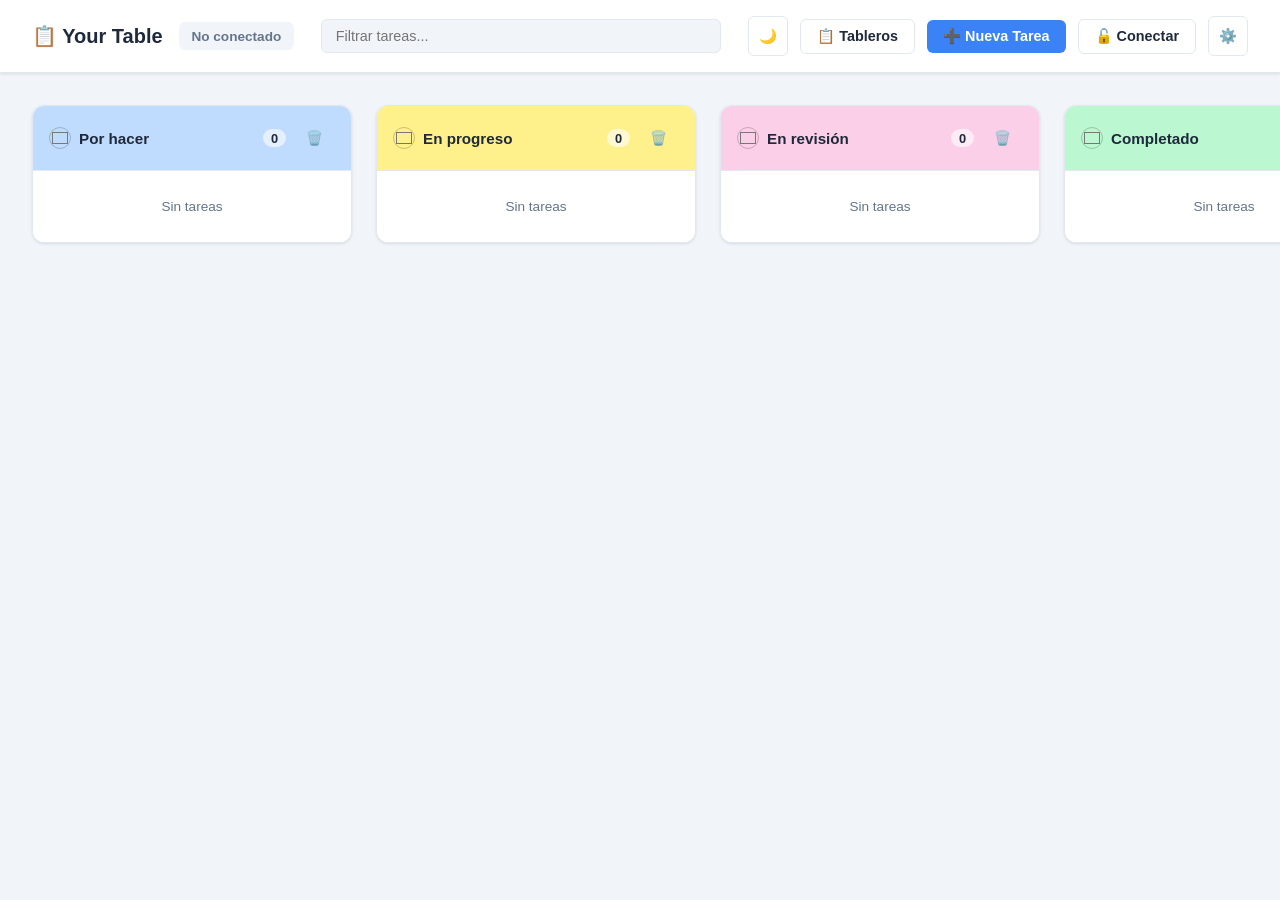
<file: frontend/index.html>
<!DOCTYPE html>
<html lang="es">
<head>
    <meta charset="UTF-8">
    <meta name="viewport" content="width=device-width, initial-scale=1.0">
    <title>Your Table - Gestor de Tareas</title>
    <link rel="stylesheet" href="styles.css">
</head>
<body>
    <!-- MODAL DE AUTENTICACIÓN -->
    <dialog id="authModal" class="modal">
        <div class="modal-content">
            <button class="modal-close" onclick="closeAuthModal()">✕</button>
            <h2 class="modal-header" id="authTitle">Iniciar Sesión</h2>
            
            <form id="auth-form" class="auth-form">
                <div class="form-group">
                    <label class="form-label">Usuario</label>
                    <input 
                        type="text" 
                        class="form-input" 
                        id="auth-username" 
                        placeholder="Tu nombre de usuario"
                        required
                        minlength="3"
                    >
                </div>

                <div class="form-group">
                    <label class="form-label">Contraseña</label>
                    <input 
                        type="password" 
                        class="form-input" 
                        id="auth-password" 
                        placeholder="Contraseña segura"
                        required
                        minlength="4"
                    >
                </div>

                <button type="submit" class="btn btn-primary btn-block" id="auth-submit-btn">
                    Entrar
                </button>
            </form>

            <div class="auth-toggle">
                <span id="auth-toggle-text">¿No tienes cuenta?</span>
                <button type="button" class="btn-link" id="auth-toggle-btn">Regístrate</button>
            </div>
        </div>
    </dialog>

    <!-- MODAL DE SELECTOR DE TABLEROS -->
    <dialog id="boardSelectorModal" class="modal modal-wide">
        <div class="modal-content">
            <button class="modal-close" onclick="closeBoardSelector()">✕</button>
            <h2 class="modal-header">Mis Tableros</h2>
            
            <div class="invitations-alert">
                <button class="btn btn-secondary" id="invitationsBtn" onclick="openInvitationsModal()" style="display:none;">
                    📬 Ver Invitaciones (<span id="invitationsCount">0</span>)
                </button>
            </div>
            
            <div class="board-selector-container">
                <div id="boardList" class="board-list"></div>
            </div>

            <div class="modal-footer">
                <button class="btn btn-secondary" onclick="closeBoardSelector()">Cancelar</button>
                <button class="btn btn-primary" onclick="createNewBoard()">➕ Nuevo Tablero</button>
            </div>
        </div>
    </dialog>

    <!-- MODAL CREAR/EDITAR TABLERO -->
    <dialog id="boardModal" class="modal">
        <div class="modal-content">
            <button class="modal-close" onclick="closeBoardModal()">✕</button>
            <h2 class="modal-header" id="boardModalTitle">Crear Tablero</h2>
            
            <form id="boardForm">
                <div class="form-group">
                    <label class="form-label">Nombre del tablero *</label>
                    <input type="text" class="form-input" id="boardTitle" placeholder="Mi proyecto" required>
                </div>

                <div class="form-group">
                    <label class="form-label">Descripción</label>
                    <textarea class="form-textarea" id="boardDescription" placeholder="Descripción del tablero..."></textarea>
                </div>

                <div id="shareSection" class="form-group" style="display:none;">
                    <label class="form-label">Compartir con</label>
                    <div class="share-input-group">
                        <input type="text" class="form-input" id="shareUsername" placeholder="Nombre de usuario">
                        <button type="button" class="btn btn-secondary" onclick="addShareUser()">Añadir</button>
                    </div>
                    <div id="sharedUsersList" class="shared-users-list"></div>
                </div>

                <div class="modal-footer">
                    <button type="button" class="btn btn-secondary" onclick="closeBoardModal()">Cancelar</button>
                    <button type="submit" class="btn btn-primary">Guardar</button>
                </div>
            </form>
        </div>
    </dialog>

    <!-- APLICACIÓN PRINCIPAL -->
    <div id="app-container">
        <header>
            <div class="header-title">
                <span>📋 Your Table</span>
                <span id="current-board-name"></span>
                <span id="logged-user-display" class="user-display"></span>
            </div>
            <div class="header-controls">
                <input 
                    type="text" 
                    class="search-box" 
                    id="searchInput" 
                    placeholder="Filtrar tareas..."
                >
            </div>
            <div class="header-actions">
                <button class="btn btn-secondary btn-icon" id="themeToggle" title="Cambiar tema">
                    🌙
                </button>
                <button class="btn btn-secondary" id="boardsBtn" title="Mis tableros">
                    📋 Tableros
                </button>
                <button class="btn btn-primary" id="newTaskBtn">
                    ➕ Nueva Tarea
                </button>
                <button class="btn btn-secondary" id="authBtn">
                    🔓 Conectar
                </button>
                <button class="btn btn-secondary" id="logoutBtn" style="display:none;">
                    Salir
                </button>
                <button class="btn btn-secondary btn-icon" id="settingsBtn" title="Opciones">
                    ⚙️
                </button>
            </div>
        </header>

        <main class="board">
            <div class="columns-container" id="boardColumns"></div>
        </main>
    </div>

    <!-- MODAL OPCIONES TABLERO -->
    <dialog id="settingsModal" class="modal">
        <div class="modal-content">
            <button class="modal-close" onclick="closeSettingsModal()">✕</button>
            <h2 class="modal-header">Opciones del Tablero</h2>
            
            <div id="boardSettingsContent"></div>

            <div class="modal-footer">
                <button class="btn btn-secondary" onclick="closeSettingsModal()">Cerrar</button>
            </div>
        </div>
    </dialog>

    <!-- Modal Nueva Tarea -->
    <dialog id="taskModal" class="modal">
        <div class="modal-content">
            <button class="modal-close" onclick="closeTaskModal()">✕</button>
            <h2 class="modal-header">Crear Tarea</h2>
            <form id="taskForm">
                <div class="form-group">
                    <label class="form-label">Título *</label>
                    <input type="text" class="form-input" id="taskTitle" placeholder="¿Qué hay que hacer?" required>
                </div>

                <div class="form-group">
                    <label class="form-label">Descripción</label>
                    <textarea class="form-textarea" id="taskDescription" placeholder="Detalles..."></textarea>
                </div>

                <div class="form-group">
                    <label class="form-label">Prioridad</label>
                    <select class="form-select" id="taskPriority">
                        <option value="low">Baja</option>
                        <option value="medium" selected>Media</option>
                        <option value="high">Alta</option>
                    </select>
                </div>

                <div class="form-group">
                    <label class="form-label">Fecha límite</label>
                    <input type="date" class="form-input" id="taskDueDate">
                </div>

                <div class="form-group">
                    <label class="form-label">Especificaciones / Valores a medida</label>
                    <div id="taskSpecsContainer" class="specs-container"></div>
                    <button type="button" class="btn btn-secondary btn-small" onclick="addSpecField('taskSpecsContainer')">➕ Añadir campo</button>
                </div>

                <div class="modal-footer">
                    <button type="button" class="btn btn-secondary" onclick="closeTaskModal()">Cancelar</button>
                    <button type="submit" class="btn btn-primary">Guardar</button>
                </div>
            </form>
        </div>
    </dialog>

    <!-- Modal Editar Tarea -->
    <dialog id="editModal" class="modal">
        <div class="modal-content">
            <button class="modal-close" onclick="closeEditModal()">✕</button>
            <h2 class="modal-header">Editar Tarea</h2>
            <form id="editForm">
                <input type="hidden" id="editTaskId">
                <div class="form-group">
                    <label class="form-label">Título *</label>
                    <input type="text" class="form-input" id="editTitle" required>
                </div>

                <div class="form-group">
                    <label class="form-label">Descripción</label>
                    <textarea class="form-textarea" id="editDescription"></textarea>
                </div>

                <div class="form-group">
                    <label class="form-label">Prioridad</label>
                    <select class="form-select" id="editPriority">
                        <option value="low">Baja</option>
                        <option value="medium">Media</option>
                        <option value="high">Alta</option>
                    </select>
                </div>

                <div class="form-group">
                    <label class="form-label">Fecha límite</label>
                    <input type="date" class="form-input" id="editDueDate">
                </div>

                <div class="form-group">
                    <label class="form-label">Especificaciones / Valores a medida</label>
                    <div id="editSpecsContainer" class="specs-container"></div>
                    <button type="button" class="btn btn-secondary btn-small" onclick="addSpecField('editSpecsContainer')">➕ Añadir campo</button>
                </div>

                <div class="modal-footer">
                    <button type="button" class="btn btn-secondary" onclick="closeEditModal()">Cancelar</button>
                    <button type="submit" class="btn btn-primary">Actualizar</button>
                </div>
            </form>
        </div>
    </dialog>

    <script src="app.js"></script>
</body>
</html>

    <!-- Modal Invitaciones de Tableros -->
    <dialog id="invitationsModal" class="modal modal-wide">
        <div class="modal-content">
            <button class="modal-close" onclick="closeInvitationsModal()">✕</button>
            <h2 class="modal-header">Invitaciones de Tableros</h2>
            
            <div id="invitationsList" class="invitations-list"></div>

            <div class="modal-footer">
                <button class="btn btn-secondary" onclick="closeInvitationsModal()">Cerrar</button>
            </div>
        </div>
    </dialog>

    <!-- Modal Configuración del Tablero -->
    <dialog id="boardSettingsModal" class="modal">
        <div class="modal-content">
            <button class="modal-close" onclick="closeBoardSettings()">✕</button>
            <h2 class="modal-header">Configuración del Tablero</h2>
            
            <form id="boardSettingsForm">
                <div class="form-group">
                    <label class="form-label">Nombre del tablero *</label>
                    <input type="text" class="form-input" id="boardSettingsTitle" placeholder="Mi proyecto" required>
                </div>

                <div class="form-group">
                    <label class="form-label">Descripción</label>
                    <textarea class="form-textarea" id="boardSettingsDescription" placeholder="Descripción del tablero..."></textarea>
                </div>

                <div class="form-group">
                    <label class="form-label">Compartir con otros usuarios</label>
                    <div class="share-input-group">
                        <input type="text" class="form-input" id="shareUsernameInput" placeholder="Nombre de usuario">
                        <button type="button" class="btn btn-secondary" onclick="addBoardShareUser(parseInt(document.getElementById('boardSettingsForm').dataset.boardId))">Añadir</button>
                    </div>
                </div>

                <div class="form-group">
                    <label class="form-label">Usuarios con acceso:</label>
                    <div id="currentSharedUsers"></div>
                </div>

                <div class="modal-footer">
                    <button type="button" class="btn btn-secondary" onclick="closeBoardSettings()">Cancelar</button>
                    <button type="submit" class="btn btn-primary">Guardar</button>
                </div>
            </form>
        </div>
    </dialog>

</body>
</html>

    <!-- Modal Invitaciones -->
    <dialog id="invitationsModal" class="modal">
        <div class="modal-content">
            <button class="modal-close" onclick="closeInvitationsModal()">✕</button>
            <h2 class="modal-header">Invitaciones de Tableros</h2>
            
            <div id="invitationsList" class="invitations-list"></div>

            <div class="modal-footer">
                <button class="btn btn-secondary" onclick="closeInvitationsModal()">Cerrar</button>
            </div>
        </div>
    </dialog>

</body>
</html>
</file>
<file: frontend/styles.css>
:root {
    --bg-color: #f1f5f9;
    --surface: #ffffff;
    --border: #e2e8f0;
    --text-main: #1e293b;
    --text-muted: #64748b;
    --primary: #3b82f6;
    --primary-hover: #2563eb;
    --danger: #ef4444;
    
    --shadow: 0 1px 3px rgba(0, 0, 0, 0.1);
    --shadow-hover: 0 4px 6px -1px rgba(0, 0, 0, 0.1);
}

[data-theme="dark"] {
    --bg-color: #121212;
    --surface: #1e1e1e;
    --border: #2c2c2c;
    --text-main: #f4f4f5;
    --text-muted: #a1a1aa;
    --primary: #3b82f6;
    --primary-hover: #2563eb;
    --danger: #f87171;
    
    --shadow: 0 1px 3px rgba(0, 0, 0, 0.5);
    --shadow-hover: 0 4px 6px -1px rgba(0, 0, 0, 0.6);
}

* {
    margin: 0;
    padding: 0;
    box-sizing: border-box;
}

html, body {
    font-family: -apple-system, BlinkMacSystemFont, "Segoe UI", Roboto, sans-serif;
    background-color: var(--bg-color);
    color: var(--text-main);
    min-height: 100vh;
    display: flex;
    flex-direction: column;
    transition: background-color 0.2s ease, color 0.2s ease;
}

/* AUTENTICACIÓN */
.auth-container {
    display: flex;
    align-items: center;
    justify-content: center;
    min-height: 100vh;
    background: linear-gradient(135deg, var(--primary) 0%, #8b5cf6 100%);
    padding: 1rem;
}

.auth-container.hidden {
    display: none;
}

.auth-card {
    background-color: var(--surface);
    border-radius: 1rem;
    padding: 2.5rem;
    width: 100%;
    max-width: 400px;
    box-shadow: 0 10px 25px rgba(0, 0, 0, 0.2);
    border: 1px solid var(--border);
}

.auth-title {
    font-size: 2rem;
    font-weight: 700;
    margin-bottom: 0.5rem;
    text-align: center;
}

.auth-subtitle {
    font-size: 0.95rem;
    color: var(--text-muted);
    text-align: center;
    margin-bottom: 2rem;
}

.auth-form {
    display: flex;
    flex-direction: column;
    gap: 1rem;
    margin-bottom: 1.5rem;
}

.auth-toggle {
    text-align: center;
    font-size: 0.9rem;
    margin-bottom: 1.5rem;
}

.btn-link {
    background: none;
    border: none;
    color: var(--primary);
    cursor: pointer;
    font-weight: 600;
    padding: 0;
    margin-left: 0.25rem;
    text-decoration: none;
}

.btn-link:hover {
    text-decoration: underline;
}

.auth-demo {
    background-color: var(--bg-color);
    border: 1px solid var(--border);
    border-radius: 0.5rem;
    padding: 1rem;
    text-align: center;
    font-size: 0.85rem;
    color: var(--text-muted);
}

.auth-demo code {
    background-color: var(--border);
    padding: 0.2rem 0.4rem;
    border-radius: 0.25rem;
    font-family: 'Courier New', monospace;
    color: var(--text-main);
}

/* APLICACIÓN */
.app-container {
    display: flex;
    flex-direction: column;
    height: 100vh;
}

.app-container.hidden {
    display: none;
}

.hidden {
    display: none !important;
}

header {
    display: flex;
    align-items: center;
    justify-content: space-between;
    padding: 1rem 2rem;
    background-color: var(--surface);
    border-bottom: 1px solid var(--border);
    gap: 1.5rem;
    flex-wrap: wrap;
    box-shadow: var(--shadow);
    z-index: 10;
}

.header-title {
    font-size: 1.25rem;
    font-weight: 700;
    display: flex;
    align-items: center;
    gap: 0.5rem;
}

.user-display {
    font-size: 0.85rem;
    background-color: var(--bg-color);
    padding: 0.4rem 0.8rem;
    border-radius: 0.375rem;
    color: var(--text-muted);
}

.header-controls {
    display: flex;
    gap: 1rem;
    align-items: center;
    flex: 1;
    max-width: 400px;
}

.search-box {
    width: 100%;
    padding: 0.5rem 0.85rem;
    border: 1px solid var(--border);
    border-radius: 6px;
    background-color: var(--bg-color);
    color: var(--text-main);
    font-size: 0.9rem;
    transition: border-color 0.2s;
}

.search-box:focus {
    outline: none;
    border-color: var(--primary);
}

.header-actions {
    display: flex;
    gap: 0.75rem;
    align-items: center;
}

.btn {
    padding: 0.5rem 1rem;
    border: none;
    border-radius: 6px;
    font-size: 0.9rem;
    font-weight: 600;
    cursor: pointer;
    display: inline-flex;
    align-items: center;
    gap: 0.5rem;
    transition: background-color 0.2s ease;
}

.btn-primary {
    background-color: var(--primary);
    color: #ffffff;
}

.btn-primary:hover {
    background-color: var(--primary-hover);
}

.btn-secondary {
    background-color: var(--surface);
    color: var(--text-main);
    border: 1px solid var(--border);
}

.btn-secondary:hover {
    background-color: var(--border);
}

.btn-danger {
    background-color: transparent;
    color: var(--danger);
}

.btn-danger:hover {
    background-color: rgba(239, 68, 68, 0.1);
}

.btn-icon {
    width: 2.5rem;
    height: 2.5rem;
    padding: 0;
    justify-content: center;
}

.btn-block {
    width: 100%;
}

.btn-small {
    padding: 0.5rem 0.75rem;
    font-size: 0.85rem;
}

.board {
    padding: 2rem;
    overflow-x: auto;
    flex: 1;
    display: flex;
    width: 100%;
}

.columns-container {
    display: flex;
    gap: 1.5rem;
    align-items: flex-start;
    padding-bottom: 2rem;
    padding-right: 3rem;
    width: max-content; 
    min-width: 100%;
}

.column {
    background-color: var(--surface);
    border-radius: 12px;
    width: 320px;
    min-width: 320px;
    display: flex;
    flex-direction: column;
    max-height: calc(100vh - 160px);
    box-shadow: var(--shadow);
    border: 1px solid var(--border);
    overflow: hidden;
    flex-shrink: 0;
    transition: opacity 0.2s ease, border-color 0.2s ease;
    draggable: true;
}

.column.dragging {
    opacity: 0.4;
}

.column.drag-over {
    border: 2px dashed var(--primary);
}

.column-header {
    padding: 1rem;
    display: flex;
    justify-content: space-between;
    align-items: center;
    border-bottom: 1px solid var(--border);
    cursor: grab;
    transition: background-color 0.2s ease;
}

.column-header:active {
    cursor: grabbing;
}

.column-title-wrapper {
    display: flex;
    align-items: center;
    gap: 0.5rem;
    flex: 1;
    min-width: 0;
}

.column-title {
    font-weight: 700;
    font-size: 0.95rem;
    color: #1e293b;
    white-space: nowrap;
    overflow: hidden;
    text-overflow: ellipsis;
}

[data-theme="dark"] .column-title {
    color: #1e293b;
}

.column-color-picker {
    border: 1px solid rgba(0,0,0,0.2);
    width: 22px;
    height: 22px;
    border-radius: 50%;
    cursor: pointer;
    background: transparent;
    padding: 0;
    flex-shrink: 0;
}

.column-header-actions {
    display: flex;
    align-items: center;
    gap: 0.5rem;
    flex-shrink: 0;
}

.column-count {
    font-size: 0.8rem;
    color: #1e293b;
    background: rgba(255, 255, 255, 0.6);
    padding: 0.1rem 0.5rem;
    border-radius: 10px;
    font-weight: 600;
}

[data-theme="dark"] .column-count {
    color: #1e293b;
    background: rgba(255, 255, 255, 0.6);
}

.add-column-card {
    background-color: var(--surface);
    border: 2px dashed var(--border);
    border-radius: 12px;
    width: 320px;
    min-width: 320px;
    min-height: 120px;
    display: flex;
    align-items: center;
    justify-content: center;
    cursor: pointer;
    color: var(--text-muted);
    font-weight: 600;
    transition: all 0.2s ease;
    flex-shrink: 0;
}

.add-column-card:hover {
    border-color: var(--primary);
    color: var(--primary);
    background-color: rgba(59, 130, 246, 0.04);
}

.cards-container {
    flex: 1;
    overflow-y: auto;
    padding: 0.75rem;
    display: flex;
    flex-direction: column;
    gap: 0.75rem;
    background-color: var(--surface);
}

.card {
    background-color: var(--bg-color);
    border-radius: 8px;
    padding: 0.85rem;
    cursor: grab;
    box-shadow: var(--shadow);
    transition: box-shadow 0.2s ease, transform 0.2s ease;
    border: 1px solid var(--border);
    position: relative;
}

.card:hover {
    box-shadow: var(--shadow-hover);
}

.card.dragging {
    opacity: 0.4;
    cursor: grabbing;
}

.card-header {
    display: flex;
    justify-content: space-between;
    align-items: flex-start;
    gap: 0.5rem;
    margin-bottom: 0.35rem;
}

.card-title {
    font-weight: 600;
    font-size: 0.95rem;
    word-break: break-word;
}

.priority-badge {
    padding: 0.15rem 0.5rem;
    border-radius: 4px;
    font-size: 0.7rem;
    font-weight: 700;
    text-transform: uppercase;
}

.priority-high {
    background-color: rgba(239, 68, 68, 0.15);
    color: #ef4444;
}

.priority-medium {
    background-color: rgba(245, 158, 11, 0.15);
    color: #f59e0b;
}

.priority-low {
    background-color: rgba(16, 185, 129, 0.15);
    color: #10b981;
}

.card-description {
    font-size: 0.85rem;
    color: var(--text-muted);
    margin-bottom: 0.5rem;
    line-height: 1.4;
}

.card-specs {
    display: flex;
    flex-wrap: wrap;
    gap: 0.4rem;
    margin-bottom: 0.5rem;
}

.spec-tag {
    background-color: var(--surface);
    border: 1px solid var(--border);
    padding: 0.15rem 0.4rem;
    border-radius: 4px;
    font-size: 0.75rem;
    color: var(--text-muted);
}

.card-meta {
    display: flex;
    justify-content: space-between;
    align-items: center;
    font-size: 0.75rem;
    color: var(--text-muted);
    border-top: 1px solid var(--border);
    padding-top: 0.5rem;
    margin-top: 0.5rem;
}

.due-date.overdue {
    color: var(--danger);
    font-weight: 600;
}

.due-date.due-soon {
    color: #f59e0b;
    font-weight: 600;
}

.card-actions {
    display: flex;
    gap: 0.25rem;
    opacity: 0;
    transition: opacity 0.2s ease;
}

.card:hover .card-actions {
    opacity: 1;
}

.empty-state {
    text-align: center;
    padding: 1rem;
    color: var(--text-muted);
    font-size: 0.85rem;
}

.modal {
    display: none;
    position: fixed;
    top: 0;
    left: 0;
    width: 100%;
    height: 100%;
    background-color: rgba(0, 0, 0, 0.5);
    z-index: 1000;
    align-items: center;
    justify-content: center;
    backdrop-filter: blur(2px);
}

.modal[open] {
    display: flex;
}

.modal-content {
    background-color: var(--surface);
    border-radius: 12px;
    padding: 2rem;
    width: 90%;
    max-width: 500px;
    max-height: 90vh;
    overflow-y: auto;
    box-shadow: 0 20px 25px -5px rgba(0, 0, 0, 0.1);
    border: 1px solid var(--border);
}

.modal-header {
    font-size: 1.25rem;
    font-weight: 700;
    margin-bottom: 1.25rem;
}

.form-group {
    margin-bottom: 1rem;
}

.form-label {
    display: block;
    margin-bottom: 0.4rem;
    font-weight: 500;
    font-size: 0.85rem;
}

.form-input,
.form-textarea,
.form-select {
    width: 100%;
    padding: 0.65rem;
    border: 1px solid var(--border);
    border-radius: 6px;
    background-color: var(--surface);
    color: var(--text-main);
    font-size: 0.9rem;
    font-family: inherit;
    transition: border-color 0.2s;
}

.form-input:focus,
.form-textarea:focus,
.form-select:focus {
    outline: none;
    border-color: var(--primary);
}

.form-textarea {
    resize: vertical;
    min-height: 70px;
}

.specs-container {
    display: flex;
    flex-direction: column;
    gap: 0.5rem;
    margin-bottom: 0.5rem;
}

.spec-row {
    display: flex;
    gap: 0.5rem;
}

.spec-row input {
    flex: 1;
}

.modal-wide {
    z-index: 1001;
}

.modal-wide .modal-content {
    max-width: 700px;
}

.modal-close {
    position: absolute;
    top: 1rem;
    right: 1rem;
    background: none;
    border: none;
    font-size: 1.5rem;
    cursor: pointer;
    color: var(--text-main);
    padding: 0;
    width: 2rem;
    height: 2rem;
    display: flex;
    align-items: center;
    justify-content: center;
    transition: transform 0.2s;
}

.modal-close:hover {
    transform: scale(1.2);
}

.board-selector-container {
    margin-bottom: 2rem;
}

.board-list {
    display: grid;
    grid-template-columns: repeat(auto-fill, minmax(250px, 1fr));
    gap: 1rem;
    margin-bottom: 1.5rem;
}

.board-card {
    background-color: var(--surface);
    border: 1px solid var(--border);
    border-radius: 8px;
    padding: 1rem;
    cursor: pointer;
    transition: all 0.2s ease;
}

.board-card:hover {
    border-color: var(--primary);
    box-shadow: var(--shadow-hover);
    transform: translateY(-2px);
}

.board-card-header {
    display: flex;
    justify-content: space-between;
    align-items: start;
    margin-bottom: 0.5rem;
}

.board-card-title {
    font-weight: 700;
    font-size: 1rem;
    color: var(--text-main);
}

.board-card-badge {
    background-color: var(--primary);
    color: white;
    padding: 0.25rem 0.5rem;
    border-radius: 4px;
    font-size: 0.75rem;
    font-weight: 600;
}

.board-card-description {
    font-size: 0.85rem;
    color: var(--text-muted);
    margin-bottom: 0.75rem;
    line-height: 1.4;
}

.board-card-meta {
    font-size: 0.8rem;
    color: var(--text-muted);
    display: flex;
    justify-content: space-between;
    margin-bottom: 0.5rem;
}

.board-card-actions {
    display: flex;
    gap: 0.5rem;
}

.share-input-group {
    display: flex;
    gap: 0.5rem;
    margin-bottom: 1rem;
}

.share-input-group input {
    flex: 1;
}

.shared-users-list {
    display: flex;
    flex-direction: column;
    gap: 0.5rem;
}

.shared-user-item {
    background-color: var(--bg-color);
    border: 1px solid var(--border);
    border-radius: 6px;
    padding: 0.75rem;
    display: flex;
    justify-content: space-between;
    align-items: center;
    font-size: 0.9rem;
}

.shared-user-remove {
    background: none;
    border: none;
    color: var(--danger);
    cursor: pointer;
    font-weight: 700;
    padding: 0;
}

.invitations-alert {
    margin-bottom: 1.5rem;
    display: flex;
    justify-content: center;
}

.invitations-list {
    display: flex;
    flex-direction: column;
    gap: 1rem;
    margin-bottom: 1.5rem;
}

.invitation-card {
    background-color: var(--bg-color);
    border: 1px solid var(--border);
    border-radius: 8px;
    padding: 1rem;
    display: flex;
    justify-content: space-between;
    align-items: center;
}

.invitation-info {
    flex: 1;
}

.invitation-title {
    font-weight: 700;
    font-size: 1rem;
    color: var(--text-main);
    margin-bottom: 0.25rem;
}

.invitation-owner {
    font-size: 0.9rem;
    color: var(--text-muted);
}

.invitation-actions {
    display: flex;
    gap: 0.5rem;
}

.empty-invitations {
    text-align: center;
    padding: 2rem 1rem;
    color: var(--text-muted);
    font-size: 0.9rem;
}

.settings-info {
    background-color: var(--bg-color);
    border: 1px solid var(--border);
    border-radius: 8px;
    padding: 1rem;
    margin-bottom: 1.5rem;
}

.settings-info h3 {
    margin-top: 0;
    margin-bottom: 1rem;
    color: var(--text-main);
}

.settings-info p {
    margin: 0.5rem 0;
    font-size: 0.9rem;
    color: var(--text-muted);
}

.settings-info strong {
    color: var(--text-main);
}

@media screen and (max-width: 768px) {
    body {
        overflow-x: hidden;
    }

    header {
        padding: 0.75rem 1rem;
        gap: 0.75rem;
    }

    .header-controls {
        max-width: 100%;
        width: 100%;
    }

    .board {
        padding: 1rem;
        overflow-x: visible;
    }

    .columns-container {
        flex-direction: column !important;
        width: 100% !important;
        min-width: 100% !important;
        gap: 1rem !important;
        padding-right: 0 !important;
    }

    .column, .add-column-card {
        width: 100% !important;
        min-width: 100% !important;
        max-height: none !important;
    }

    .modal-content {
        width: 95% !important;
        padding: 1.25rem !important;
        margin: 1rem;
    }

    .card-actions {
        opacity: 1;
    }
}
</file>
